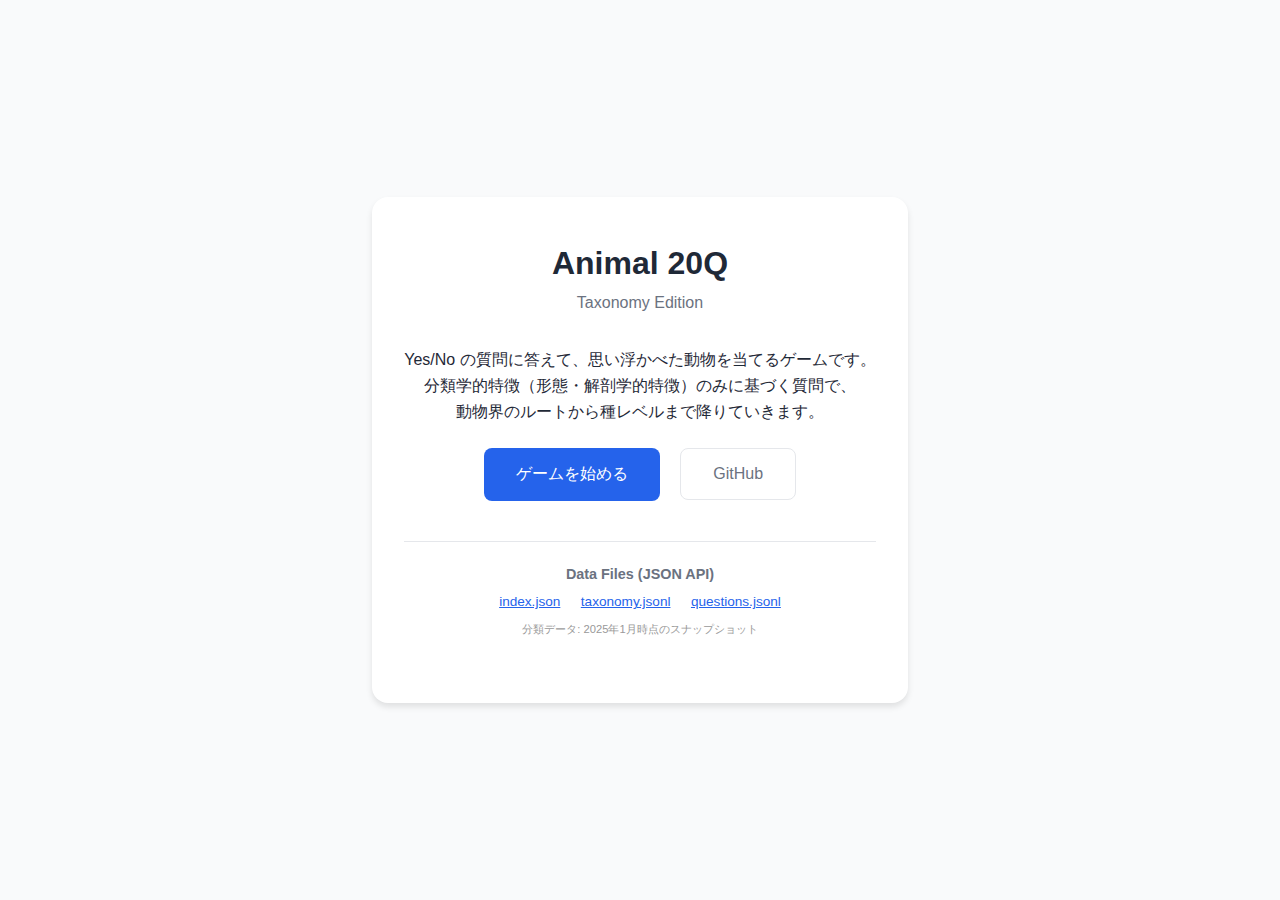
<file: docs/index.html>
<!DOCTYPE html>
<html lang="ja">
<head>
  <meta charset="UTF-8">
  <meta name="viewport" content="width=device-width, initial-scale=1.0">
  <title>Animal 20Q: Taxonomy Edition</title>
  <style>
    * { box-sizing: border-box; margin: 0; padding: 0; }
    body {
      font-family: -apple-system, BlinkMacSystemFont, 'Segoe UI', Roboto, sans-serif;
      background: #f9fafb;
      color: #1f2937;
      min-height: 100vh;
      display: flex;
      justify-content: center;
      align-items: center;
      padding: 1rem;
    }
    .container {
      max-width: 600px;
      text-align: center;
      background: white;
      padding: 3rem 2rem;
      border-radius: 1rem;
      box-shadow: 0 4px 6px rgba(0,0,0,0.1);
    }
    h1 { font-size: 2rem; margin-bottom: 0.5rem; }
    .subtitle { color: #6b7280; margin-bottom: 2rem; }
    p { margin-bottom: 1rem; line-height: 1.6; }
    .btn {
      display: inline-block;
      padding: 1rem 2rem;
      background: #2563eb;
      color: white;
      text-decoration: none;
      border-radius: 0.5rem;
      font-weight: 500;
      margin: 0.5rem;
      transition: background 0.15s;
    }
    .btn:hover { background: #1d4ed8; }
    .btn.secondary {
      background: transparent;
      color: #6b7280;
      border: 1px solid #e5e7eb;
    }
    .btn.secondary:hover { background: #f3f4f6; }
    .data-links {
      margin-top: 2rem;
      padding-top: 1.5rem;
      border-top: 1px solid #e5e7eb;
    }
    .data-links h3 {
      font-size: 0.9rem;
      color: #6b7280;
      margin-bottom: 0.5rem;
    }
    .data-links a {
      display: inline-block;
      margin: 0.25rem 0.5rem;
      color: #2563eb;
      font-size: 0.85rem;
    }
  </style>
</head>
<body>
  <div class="container">
    <h1>Animal 20Q</h1>
    <p class="subtitle">Taxonomy Edition</p>
    <p>
      Yes/No の質問に答えて、思い浮かべた動物を当てるゲームです。<br>
      分類学的特徴（形態・解剖学的特徴）のみに基づく質問で、<br>
      動物界のルートから種レベルまで降りていきます。
    </p>
    <a href="../app/" class="btn">ゲームを始める</a>
    <a href="https://github.com/noro/animal_quiz" class="btn secondary">GitHub</a>

    <div class="data-links">
      <h3>Data Files (JSON API)</h3>
      <a href="index.json">index.json</a>
      <a href="taxonomy.jsonl">taxonomy.jsonl</a>
      <a href="questions.jsonl">questions.jsonl</a>
      <p style="font-size:0.7rem;color:#999;margin-top:0.5rem;">
        分類データ: 2025年1月時点のスナップショット
      </p>
    </div>
  </div>
</body>
</html>
</file>
